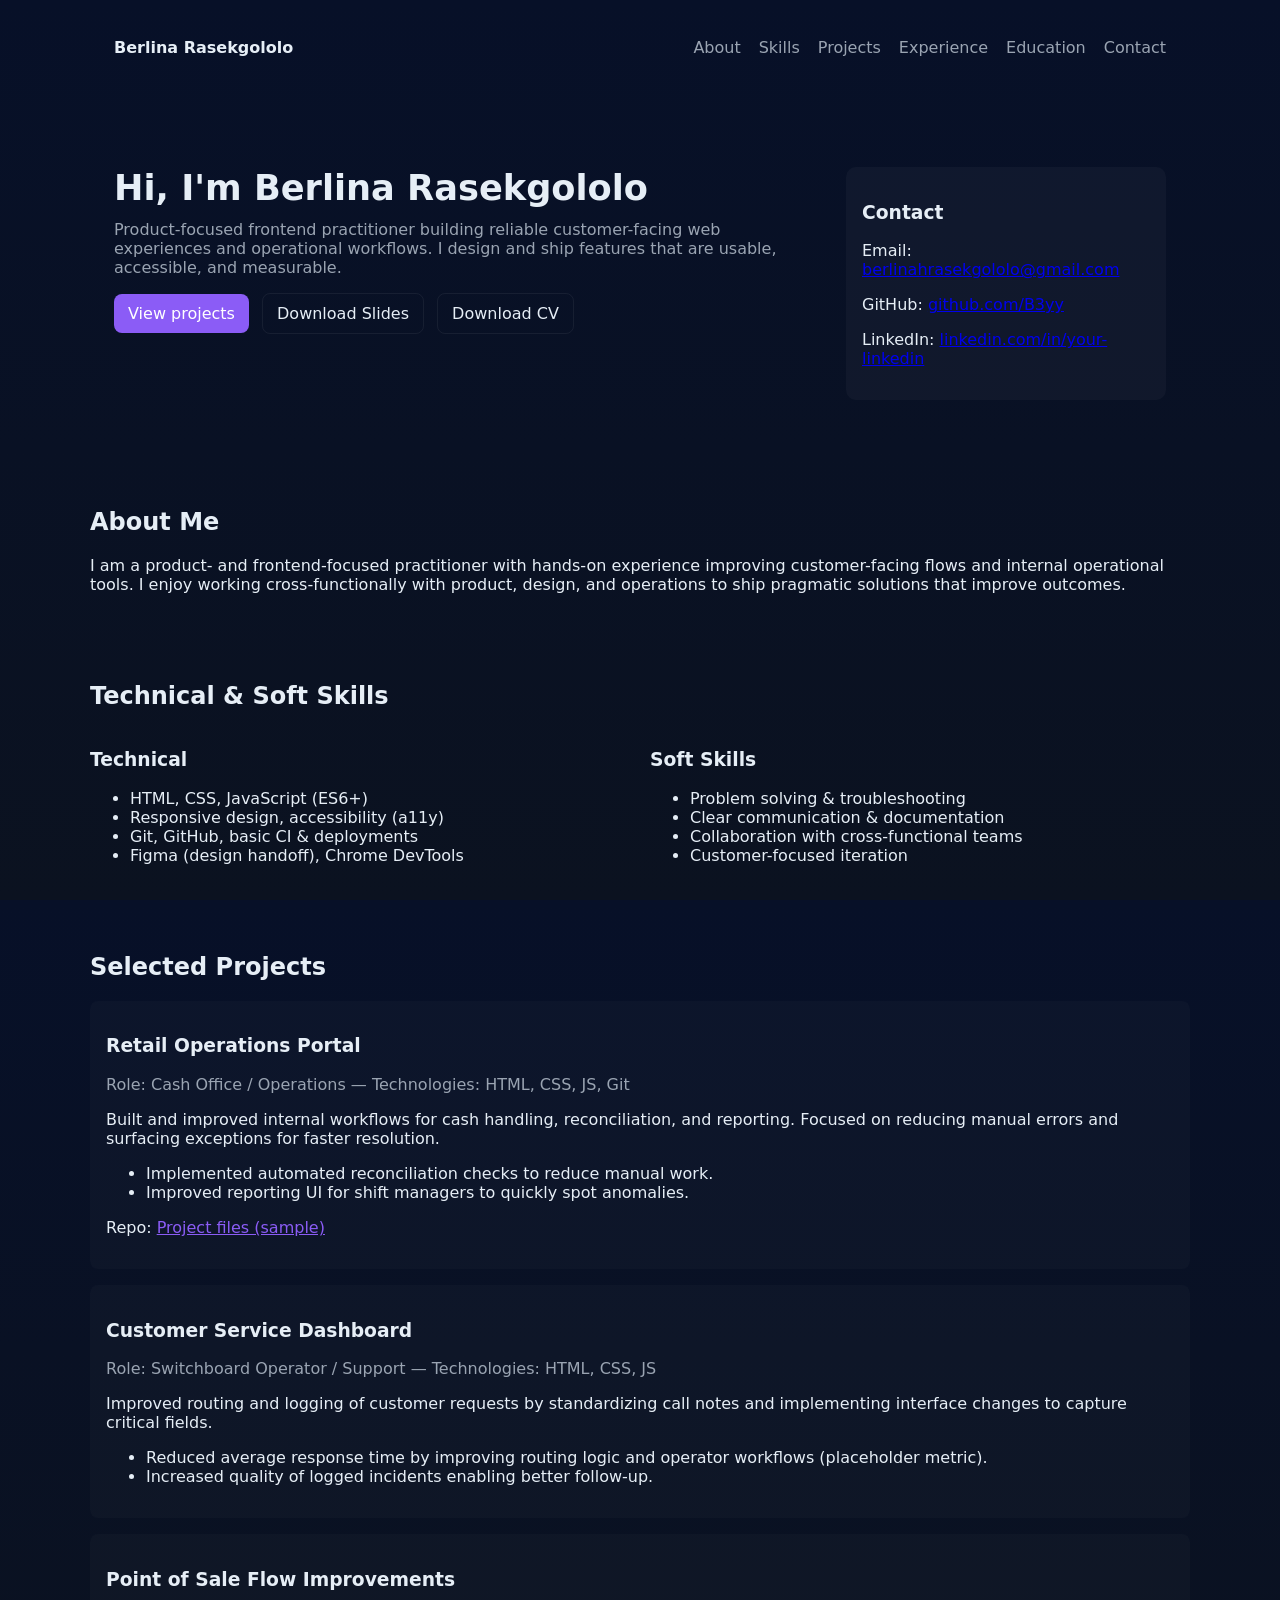
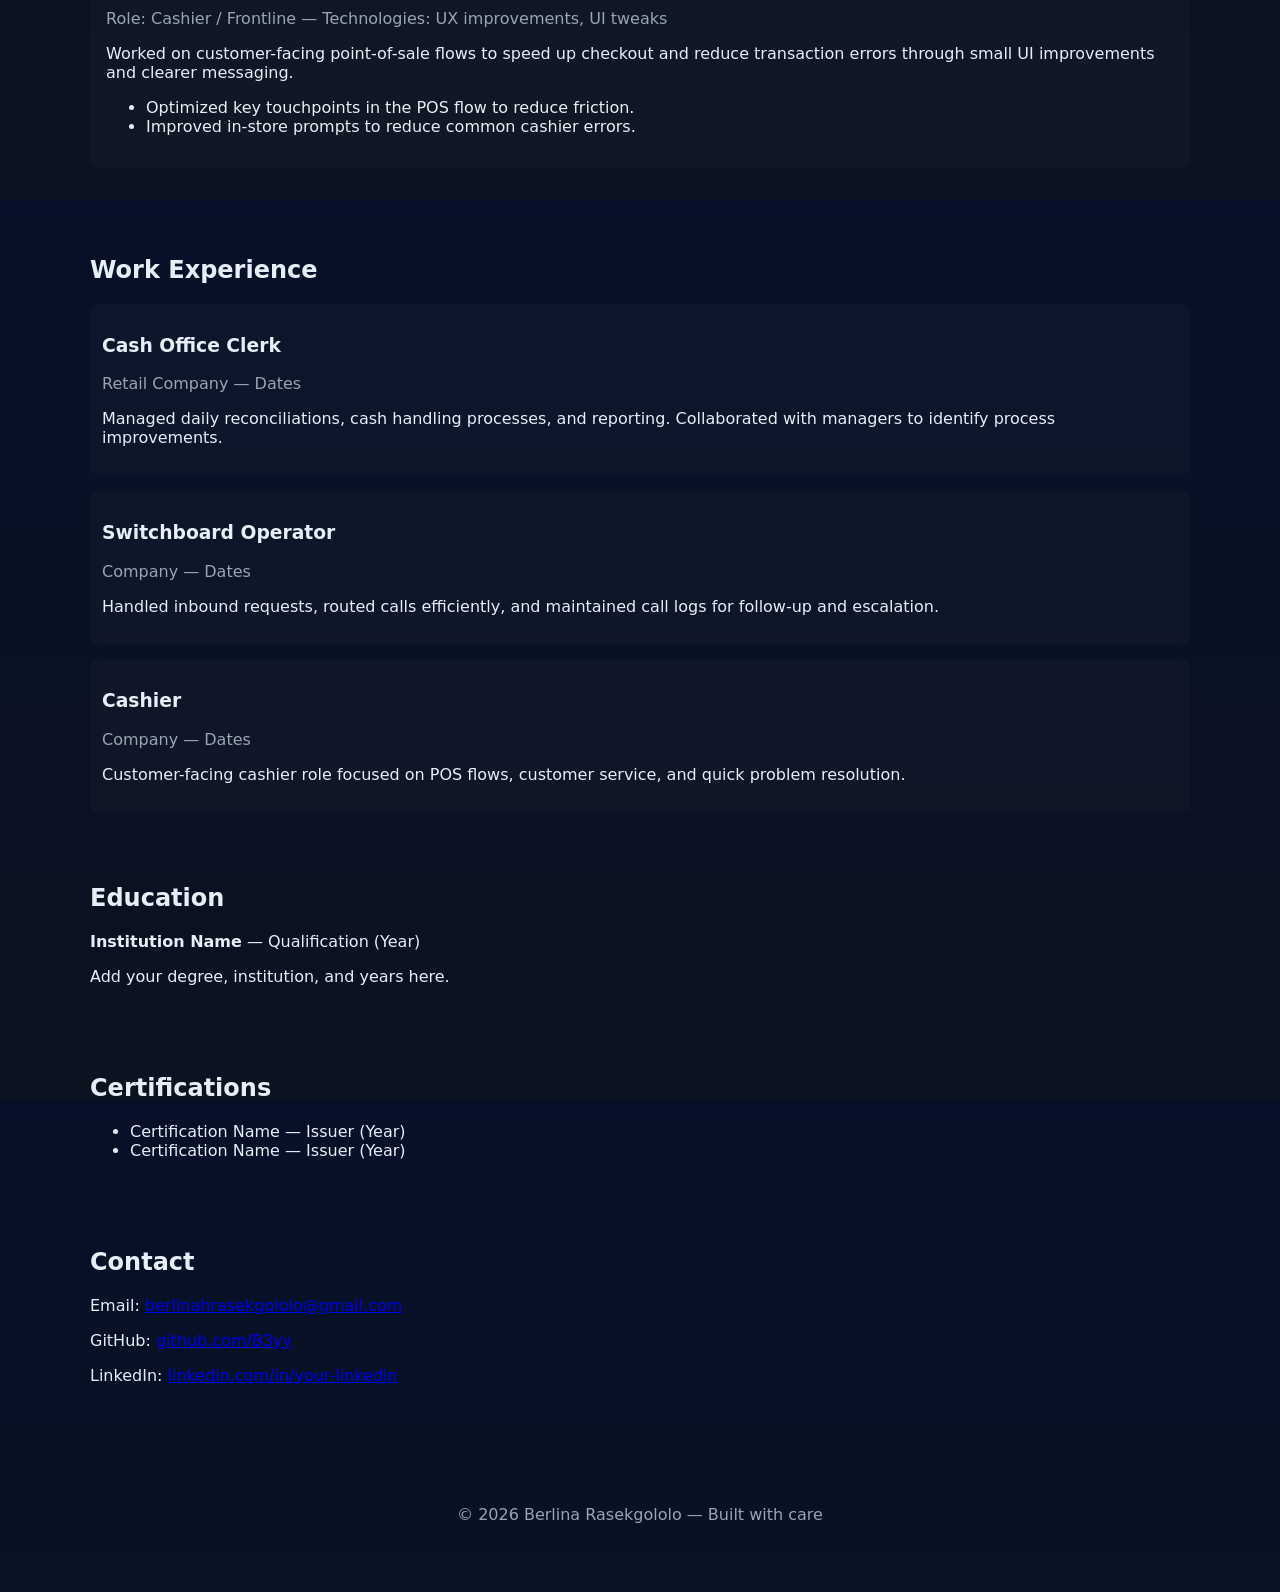
<file: index.html>
<!doctype html>
<html lang="en">
<head>
  <meta charset="utf-8">
  <meta name="viewport" content="width=device-width,initial-scale=1">
  <title>Berlina Rasekgololo — Digital Product Portfolio</title>
  <meta name="description" content="Berlina Rasekgololo — Product & Frontend portfolio. Selected projects, skills, and contact details.">
  <link rel="stylesheet" href="/css/styles.css">
  <link rel="icon" href="/favicon.ico">
</head>
<body>
  <header class="site-header">
    <div class="nav container">
      <a class="brand" href="#home">Berlina Rasekgololo</a>
      <button class="nav-toggle" id="navToggle" aria-label="Open navigation">☰</button>
      <nav class="nav-links" id="navLinks">
        <a href="#about">About</a>
        <a href="#skills">Skills</a>
        <a href="#projects">Projects</a>
        <a href="#experience">Experience</a>
        <a href="#education">Education</a>
        <a href="#contact">Contact</a>
      </nav>
    </div>
  </header>

  <main>
    <section id="home" class="hero">
      <div class="container hero-grid">
        <div class="hero-content">
          <h1>Hi, I'm Berlina Rasekgololo</h1>
          <p class="lead">Product-focused frontend practitioner building reliable customer-facing web experiences and operational workflows. I design and ship features that are usable, accessible, and measurable.</p>
          <p class="cta">
            <a class="btn primary" href="#projects">View projects</a>
            <a class="btn outline" href="/assets/Berlina_Rasekgololo_Portfolio.pptx" download>Download Slides</a>
            <a class="btn outline" href="/assets/BERLINA_RASEKGOLOLO_Resume.pdf" download>Download CV</a>
          </p>
        </div>
        <div class="hero-aside">
          <div class="card">
            <h3>Contact</h3>
            <p>Email: <a href="mailto:berlinahrasekgololo@gmail.com">berlinahrasekgololo@gmail.com</a></p>
            <p>GitHub: <a href="https://github.com/B3yy" target="_blank" rel="noopener">github.com/B3yy</a></p>
            <p>LinkedIn: <a href="https://linkedin.com/in/your-linkedin" target="_blank" rel="noopener">linkedin.com/in/your-linkedin</a></p>
          </div>
        </div>
      </div>
    </section>

    <section id="about" class="container section">
      <h2>About Me</h2>
      <p>I am a product- and frontend-focused practitioner with hands-on experience improving customer-facing flows and internal operational tools. I enjoy working cross-functionally with product, design, and operations to ship pragmatic solutions that improve outcomes.</p>
    </section>

    <section id="skills" class="container section">
      <h2>Technical & Soft Skills</h2>
      <div class="skills-grid">
        <div>
          <h3>Technical</h3>
          <ul>
            <li>HTML, CSS, JavaScript (ES6+)</li>
            <li>Responsive design, accessibility (a11y)</li>
            <li>Git, GitHub, basic CI & deployments</li>
            <li>Figma (design handoff), Chrome DevTools</li>
          </ul>
        </div>
        <div>
          <h3>Soft Skills</h3>
          <ul>
            <li>Problem solving & troubleshooting</li>
            <li>Clear communication & documentation</li>
            <li>Collaboration with cross-functional teams</li>
            <li>Customer-focused iteration</li>
          </ul>
        </div>
      </div>
    </section>

    <section id="projects" class="container section">
      <h2>Selected Projects</h2>

      <article class="project">
        <h3>Retail Operations Portal</h3>
        <p class="muted">Role: Cash Office / Operations — Technologies: HTML, CSS, JS, Git</p>
        <p>Built and improved internal workflows for cash handling, reconciliation, and reporting. Focused on reducing manual errors and surfacing exceptions for faster resolution.</p>
        <ul>
          <li>Implemented automated reconciliation checks to reduce manual work.</li>
          <li>Improved reporting UI for shift managers to quickly spot anomalies.</li>
        </ul>
        <p class="project-links">Repo: <a href="https://github.com/B3yy/Berlina.github.io-" target="_blank" rel="noopener">Project files (sample)</a></p>
      </article>

      <article class="project">
        <h3>Customer Service Dashboard</h3>
        <p class="muted">Role: Switchboard Operator / Support — Technologies: HTML, CSS, JS</p>
        <p>Improved routing and logging of customer requests by standardizing call notes and implementing interface changes to capture critical fields.</p>
        <ul>
          <li>Reduced average response time by improving routing logic and operator workflows (placeholder metric).</li>
          <li>Increased quality of logged incidents enabling better follow-up.</li>
        </ul>
      </article>

      <article class="project">
        <h3>Point of Sale Flow Improvements</h3>
        <p class="muted">Role: Cashier / Frontline — Technologies: UX improvements, UI tweaks</p>
        <p>Worked on customer-facing point-of-sale flows to speed up checkout and reduce transaction errors through small UI improvements and clearer messaging.</p>
        <ul>
          <li>Optimized key touchpoints in the POS flow to reduce friction.</li>
          <li>Improved in-store prompts to reduce common cashier errors.</li>
        </ul>
      </article>

    </section>

    <section id="experience" class="container section">
      <h2>Work Experience</h2>
      <div class="timeline">
        <div class="timeline-item">
          <h3>Cash Office Clerk</h3>
          <p class="muted">Retail Company — Dates</p>
          <p>Managed daily reconciliations, cash handling processes, and reporting. Collaborated with managers to identify process improvements.</p>
        </div>

        <div class="timeline-item">
          <h3>Switchboard Operator</h3>
          <p class="muted">Company — Dates</p>
          <p>Handled inbound requests, routed calls efficiently, and maintained call logs for follow-up and escalation.</p>
        </div>

        <div class="timeline-item">
          <h3>Cashier</h3>
          <p class="muted">Company — Dates</p>
          <p>Customer-facing cashier role focused on POS flows, customer service, and quick problem resolution.</p>
        </div>
      </div>
    </section>

    <section id="education" class="container section">
      <h2>Education</h2>
      <p><strong>Institution Name</strong> — Qualification (Year)</p>
      <p>Add your degree, institution, and years here.</p>
    </section>

    <section id="certifications" class="container section">
      <h2>Certifications</h2>
      <ul>
        <li>Certification Name — Issuer (Year)</li>
        <li>Certification Name — Issuer (Year)</li>
      </ul>
    </section>

    <section id="contact" class="container section">
      <h2>Contact</h2>
      <p>Email: <a href="mailto:berlinahrasekgololo@gmail.com">berlinahrasekgololo@gmail.com</a></p>
      <p>GitHub: <a href="https://github.com/B3yy" target="_blank" rel="noopener">github.com/B3yy</a></p>
      <p>LinkedIn: <a href="https://linkedin.com/in/your-linkedin" target="_blank" rel="noopener">linkedin.com/in/your-linkedin</a></p>
    </section>

  </main>

  <footer class="site-footer">
    <div class="container">
      <p>© 2026 Berlina Rasekgololo — Built with care</p>
    </div>
  </footer>

  <script>
    // nav toggle for mobile
    const navToggle = document.getElementById('navToggle');
    const navLinks = document.getElementById('navLinks');
    navToggle.addEventListener('click', () => {
      const expanded = navToggle.getAttribute('aria-expanded') === 'true';
      navToggle.setAttribute('aria-expanded', String(!expanded));
      navLinks.classList.toggle('open');
    });
  </script>
</body>
</html>
</file>
<file: css/styles.css>
/* styles.css — modern responsive portfolio */
:root{
  --bg:#071028;
  --card:#0b1220;
  --muted:#9aa4b2;
  --accent:#8b5cf6;
  --text:#e6eef6;
  --max-width:1100px;
}
*{box-sizing:border-box}
html,body{height:100%;margin:0;font-family:Inter,ui-sans-serif,system-ui,-apple-system,Segoe UI,Roboto,'Helvetica Neue',Arial;color:var(--text);background:linear-gradient(180deg,var(--bg),#0b1220)}
.container{max-width:var(--max-width);margin:0 auto;padding:24px}
.site-header{background:transparent;padding:14px 0;position:sticky;top:0;z-index:20}
.nav{display:flex;align-items:center;justify-content:space-between}
.brand{font-weight:700;color:var(--text);text-decoration:none}
.nav-links{display:flex;gap:18px}
.nav-links a{color:var(--muted);text-decoration:none}
.nav-toggle{display:none;background:none;border:0;color:var(--text);font-size:1.2rem}
.hero{padding:48px 0}
.hero-grid{display:grid;grid-template-columns:1fr 320px;gap:24px;align-items:start}
.hero-content h1{margin:0;font-size:2.2rem}
.lead{color:var(--muted);margin-top:12px}
.btn{display:inline-block;padding:10px 14px;border-radius:8px;text-decoration:none;margin-right:8px}
.primary{background:var(--accent);color:white}
.outline{border:1px solid rgba(255,255,255,0.06);color:var(--text);background:transparent}
.card{background:rgba(255,255,255,0.03);padding:16px;border-radius:10px}
.section{padding:36px 0}
.section h2{margin-top:0}
.skills-grid{display:grid;grid-template-columns:1fr 1fr;gap:20px}
.project{background:rgba(255,255,255,0.02);padding:16px;border-radius:8px;margin-bottom:16px}
.muted{color:var(--muted)}
.timeline{display:grid;gap:16px}
.timeline-item{background:rgba(255,255,255,0.02);padding:12px;border-radius:8px}
.site-footer{padding:28px 0;text-align:center;color:var(--muted)}
.project-links a{color:var(--accent)}

/* Responsive */
@media(max-width:900px){
  .hero-grid{grid-template-columns:1fr}
  .hero-aside{order:2}
}
@media(max-width:700px){
  .nav-links{display:none}
  .nav-links.open{display:flex;flex-direction:column;position:absolute;right:24px;top:64px;background:var(--card);padding:12px;border-radius:8px}
  .nav-toggle{display:block}
  .container{padding:16px}
  .hero-content h1{font-size:1.8rem}
}

/* Accessibility */
a:focus{outline:3px solid rgba(139,92,246,0.25);outline-offset:2px}
</file>
